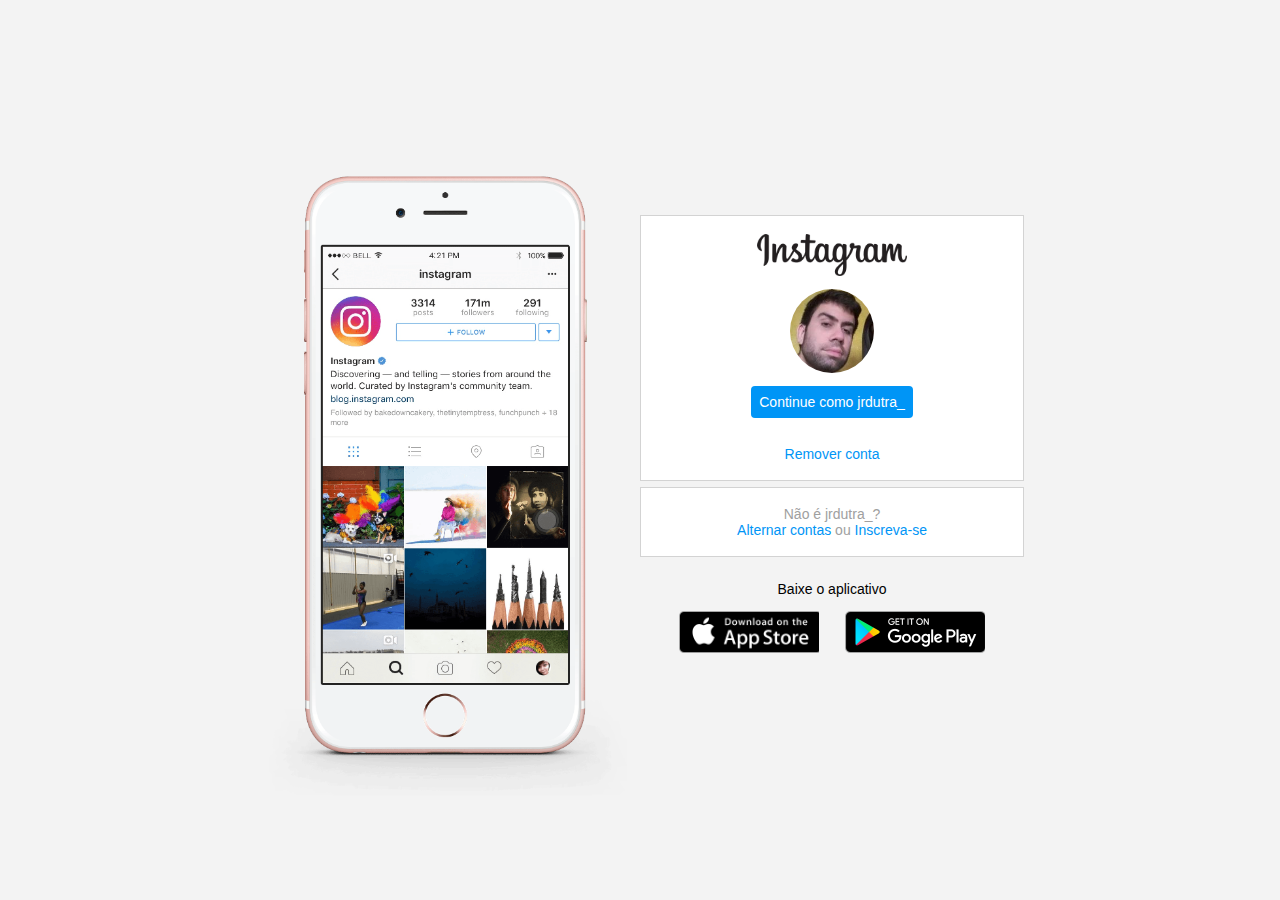
<file: PagInicialInstagram/index.html>
<!DOCTYPE html>
<html lang="en">
    <head>
        <meta charset="UTF-8">
        <meta name="viewport" content="width=device-width, initial-scale=1.0">
        <link rel="stylesheet" href="style.css">
    </head>
    <body>
        <div class="intagram-wrapper">
            <div class="instagram-phone">
                <img src="./img/instagram-celular.png"alt="celular">
            </div>
            <div class="instagram-continue">
                <div class="group">
                    <img src="./img/instagram-logo.png" class="instagram-logo" alt="instagram logo">
                    <div class="profile-photo">
                        <img src="./img/perfil-instagram.jpg" alt="foto de perfil">
                    </div>
                    <a href="#" class="instagram-login">Continue como jrdutra_</a>
                    <a href="#" class="instagram-logout">Remover conta</a>
                </div>
                <div class="group">
                    <p class="not-account">Não é jrdutra_?</p>
                    <p class="not-account">
                        <span class="link-blue">Alternar contas</span>
                        ou
                        <span class="link-blue">Inscreva-se</span>
                    </p>
                </div>
                <div class="get-the-app">
                    <p class="get-app">Baixe o aplicativo</p>
                    <div class="download">
                        <a href="#" class="app-download"></a>
                        <a href="#" class="app-download"></a>
                    </div>
                </div>
            </div>
        </div>
    </body>

</html>
</file>
<file: PagInicialInstagram/style.css>
* {
    padding: 0;
    margin: 0;
    box-sizing: border-box;
    text-decoration: none;
    font-family: sans-serif;
    font-size: 14px;
}

body{
    width: 100%;
    min-height: 100vh;
    background-color: rgb(243,243,243);
    margin: 0;
    padding: 0;
    display: flex;
    justify-content: center;
}

.intagram-wrapper {
    display: flex;
    align-items: center;
    justify-content: start;
    width: 60%;
    height: 100vh;
}

.instagram-phone {
    display: flex;
    align-items: center;
    justify-content: center;
    width: 50%;
}

.instagram-phone img{
    height: 50rem;
}

.instagram-continue {
    display: flex;
    align-items: center;
    justify-content: space-around;
    flex-direction: column;
    width: 50%;
    min-height: 34rem;
}

.group {
    display: flex;
    justify-content: space-between;
    align-items: center;
    flex-direction: column;
    background-color: #ffffff;
    width: 100%;
    padding: 1.3rem 0;
    border: 1px solid lightgray;
}

.group:nth-child(1){
    min-height: 19rem;

}

.instagram-logo{
    height: 3rem;
}

.profile-photo {
    display: flex;
    justify-content: center;
    align-items: center;
    border-radius: 50%;
    overflow: hidden;
}

.profile-photo img{
    height: 6rem;
}

.instagram-login {
    background-color: #0095f6;
    color: #ffffff;
    padding: 8px;
    border-radius: 4px;
}

.instagram-logout {
    color: #0095f6;
    margin-top: 1rem;
}

.not-account {
    color: rgb(160,160,160);   
}

.link-blue {
    color: #0095f6;
}

.get-the-app {
    display: flex;
    flex-direction: column;
    align-items: center;
    justify-content: center;
    width: 100%;
    padding: 1.3rem 0;
}

.download {
    display: flex;
    width: 100%;
    justify-content: space-evenly;
    align-items: center;
    padding: 1rem;
}

.app-download {
    height: 3rem;
    width: 10rem;
    background-size: cover;
}

.app-download:nth-child(1){
    background-image: url("./img/apple-button.png");
}

.app-download:nth-child(2){
    background-image: url("./img/googleplay-button.png");
}

/* me queries */

@media (max-width: 1024px){
    .instagram-wrapper {
        width: 90%;
    }
}

@media (max-width: 980px){

    body {
        background-color:#ffffff;
    }

    .instagram-wrapper {
        width: 90%;
    }
    
    .instagram-phone{
        display: none;
    }

    .instagram-continue{
        width: 100%;
    }

    .group {
        border: 1px solid transparent;
    }
}
</file>
